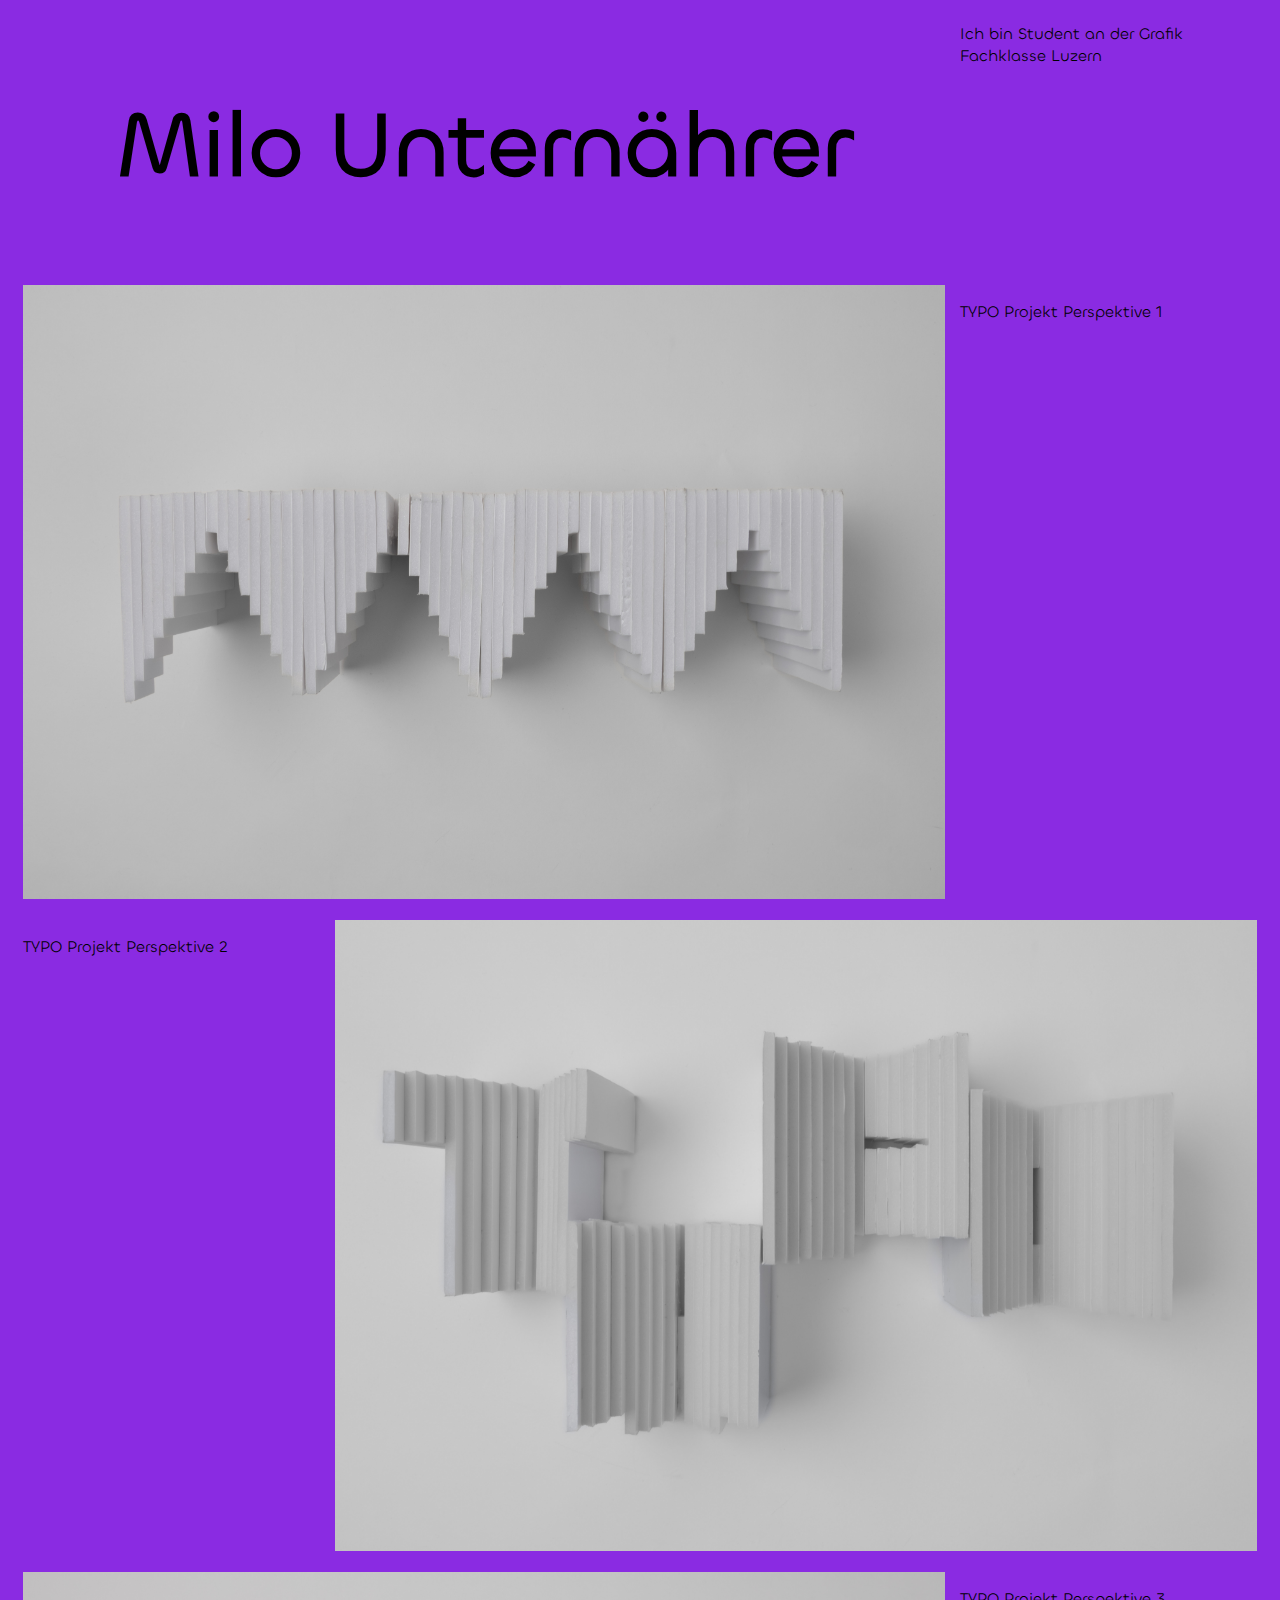
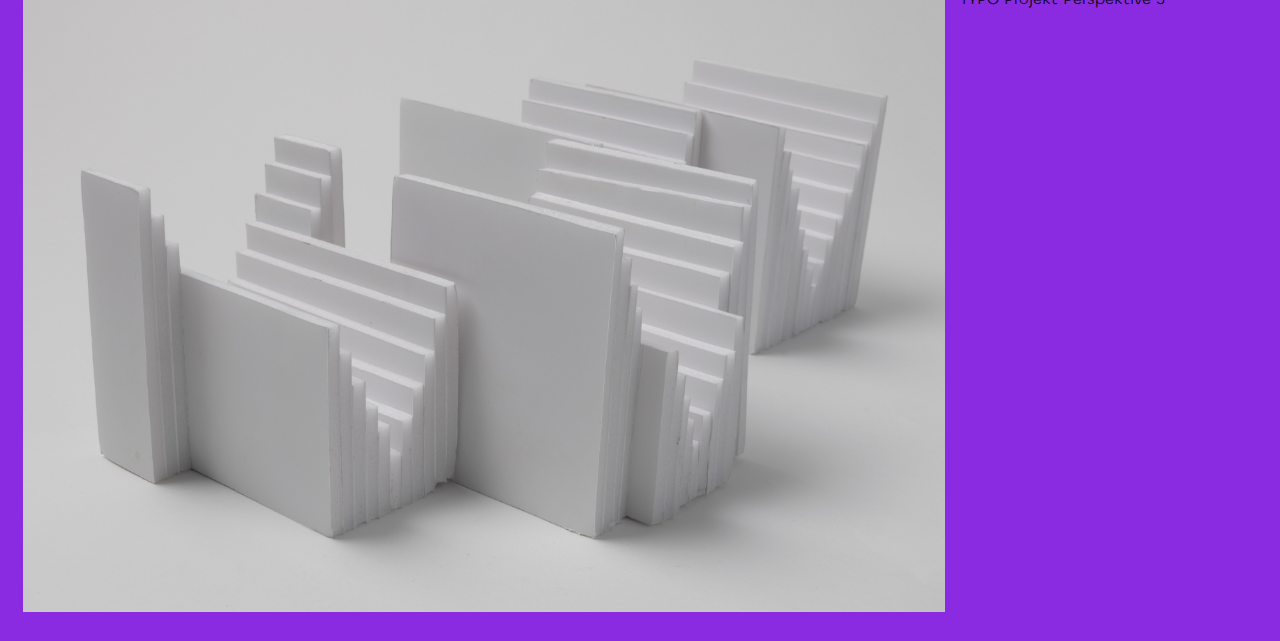
<file: index_v2.html>
<!DOCTYPE html>
<html lang="en">

  <head>
    <meta charset="UTF-8" />
    <meta name="viewport" content="width=device-width, initial-scale=1.0" />
    <meta name="author" content="Milo Unternährer" />
    <meta name="description" content="Ich bin Student an der Grafik Fachklasse Luzern"/>
    <link rel="stylesheet" href="style_v2.css" />
    <title>Milo Unternährer</title>
  </head>
  
  <body>
  <!-- schift+cmd+7 für Kommentare -->
<div class="grid-container">
  <div class="name">
    <h1>Milo Unternährer</h1>
  </div>
  <div class="bio">
    Ich bin Student an der Grafik Fachklasse Luzern
  </div>
  <div class="image-1">
    <img src="Datei/typo-1.jpg" />
  </div>
  <div class="image-2">
    <img src="Datei/typo-2.jpg" />
  </div>
  <div class="image-3">
    <img src="Datei/typo-3.jpg" />
  </div>
  
  <div class="text-1">
    <p>
  TYPO Projekt 
  Perspektive 1
</p>
</div>

<div class="text-2">
<p>
  TYPO Projekt 
  Perspektive 2
</p>
</div>

<div class="text-3">
<p>
  TYPO Projekt 
  Perspektive 3
</p>
</div>

<!-- Achtung hier der Grid Container Feritg -->
</div>





  <!-- Achtung alles was ich rein schreibe muss oberhalb sein -->
  </body>
  
</html>
</file>
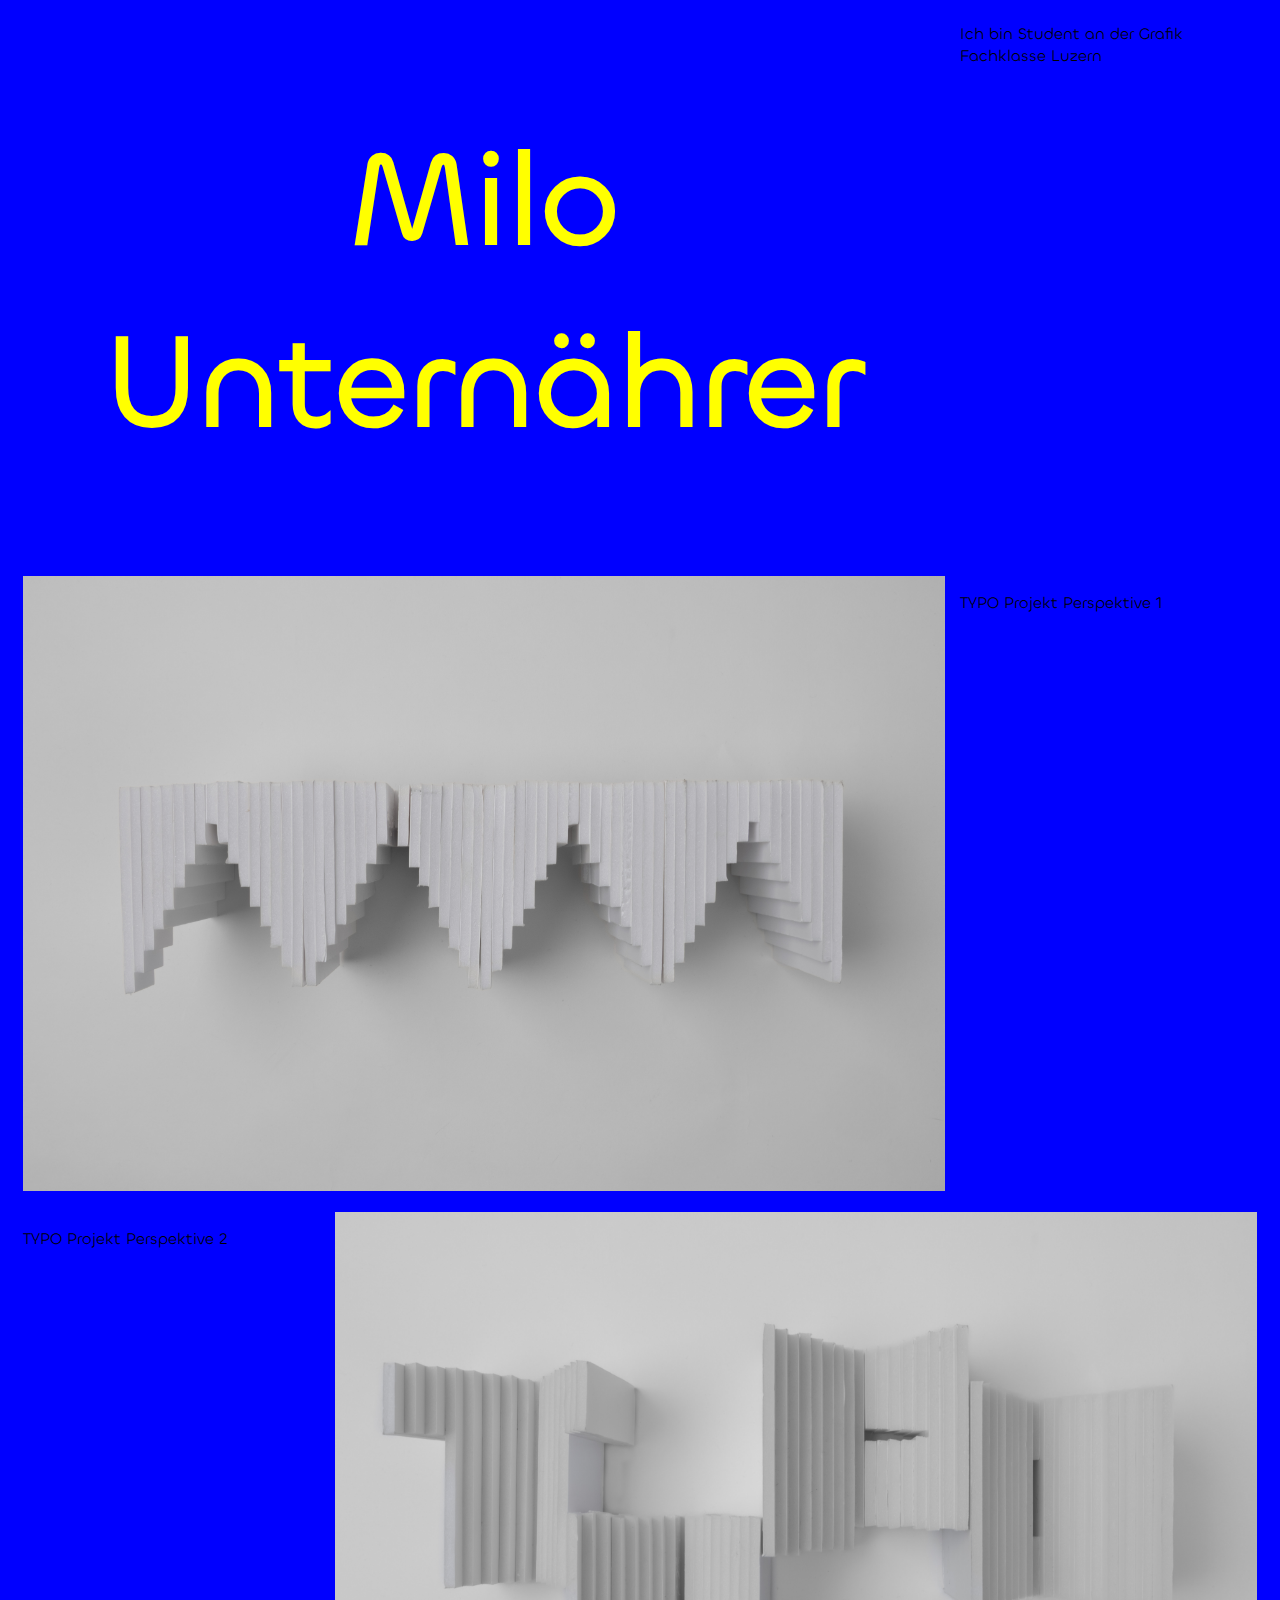
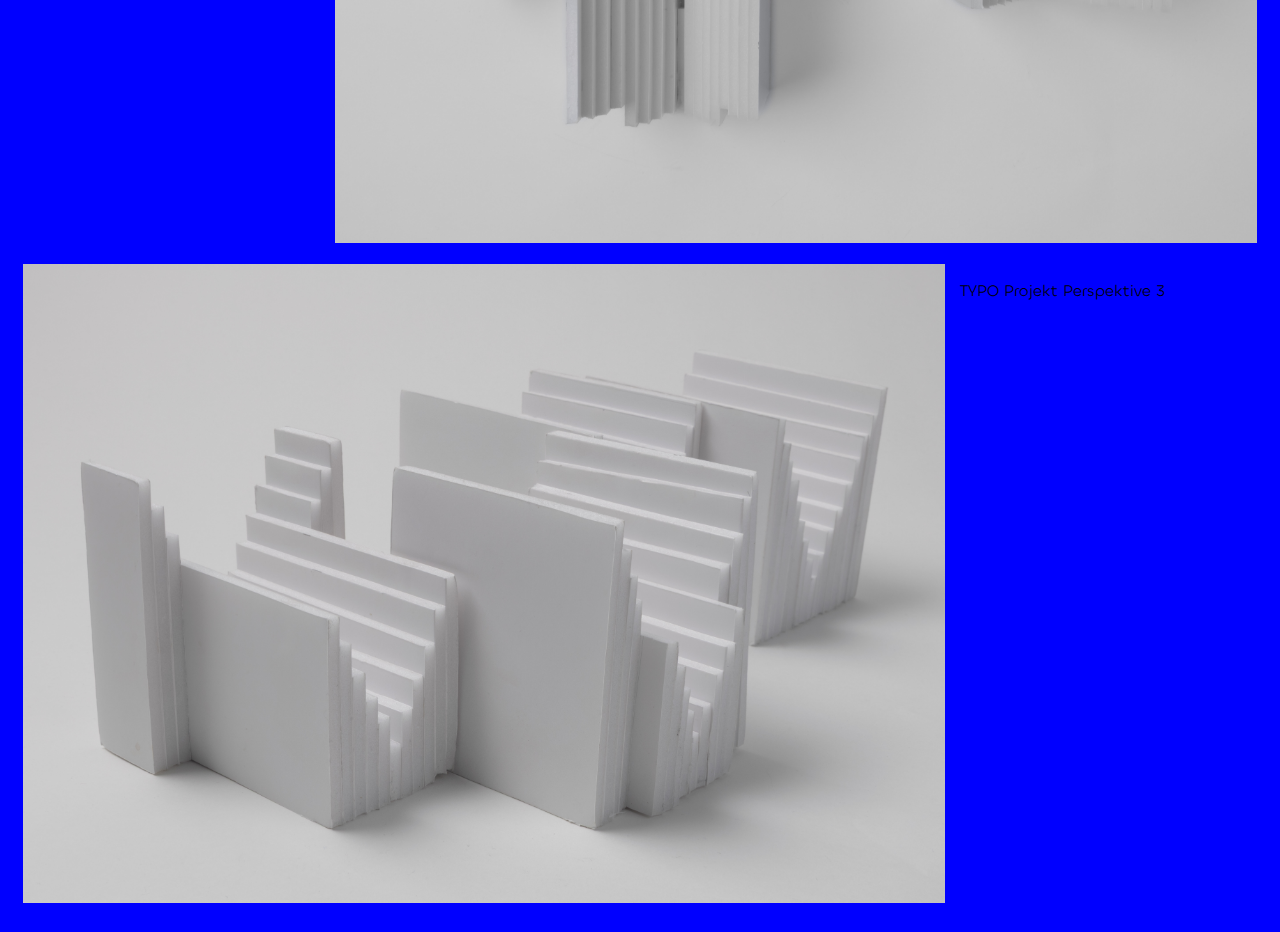
<file: index_v3.html>
<!DOCTYPE html>
<html lang="en">

  <head>
    <meta charset="UTF-8" />
    <meta name="viewport" content="width=device-width, initial-scale=1.0" />
    <meta name="author" content="Milo Unternährer" />
    <meta name="description" content="Ich bin Student an der Grafik Fachklasse Luzern"/>
    <link rel="stylesheet" href="style_v3.css" />
    <title>Milo Unternährer</title>
  </head>
  
  <body>
  <!-- schift+cmd+7 für Kommentare -->
<div class="grid-container">
  <div class="name">
    <h1>Milo Unternährer</h1>
  </div>
  <div class="bio">
    Ich bin Student an der Grafik Fachklasse Luzern
  </div>
  <div class="image-1">
    <img src="Datei/typo-1.jpg" />
  </div>
  <div class="image-2">
    <img src="Datei/typo-2.jpg" />
  </div>
  <div class="image-3">
    <img src="Datei/typo-3.jpg" />
  </div>
  
  <div class="text-1">
    <p>
  TYPO Projekt 
  Perspektive 1
</p>
</div>

<div class="text-2">
<p>
  TYPO Projekt 
  Perspektive 2
</p>
</div>

<div class="text-3">
<p>
  TYPO Projekt 
  Perspektive 3
</p>
</div>

<!-- Achtung hier der Grid Container Feritg -->
</div>





  <!-- Achtung alles was ich rein schreibe muss oberhalb sein -->
  </body>
  
</html>
</file>
<file: style_v2.css>
@font-face {
    font-family: "Chillax-Regular";
    src: url("Fonts/Chillax-Regular.otf") format("opentype");
}



body {
    background-color: blueviolet;
font-family: "Chillax-Regular", serif;
}


img {
    max-width: 100%;
    height: auto;
}
.grid-container {
    display: grid;
    padding: 15px;
    gap: 15px;
    grid-template-columns: 1fr 1fr 1fr 1fr;
grid-template-areas: 
"name name name bio"
"image-1 image-1 image-1 text-1"
"text-2 image-2 image-2 image-2"
"image-3 image-3 image-3 text-3"
}
.name {
    grid-area: name;
}
.name h1 {
    text-align: center;
}
.name h1 {
    font-size: 90px;
}
.bio {
grid-area: bio;
}

.image-1 {
    grid-area: image-1;
}
.image-2 {
    grid-area: image-2;
}
.image-3 {
    grid-area: image-3;
}

.text-1 {
    grid-area: text-1 ;
}

.text-2 {
    grid-area: text-2 ;
}

.text-3 {
    grid-area: text-3 ;
}
</file>
<file: style_v3.css>
@font-face {
    font-family: "Chillax-Regular";
    src: url("Fonts/Chillax-Regular.otf") format("opentype");
}



body {
    background-color: rgb(0, 0, 255);
font-family: "Chillax-Regular", serif;
}


img {
    max-width: 100%;
    height: auto;
}
.grid-container {
    display: grid;
    padding: 15px;
    gap: 15px;
    grid-template-columns: 1fr 1fr 1fr 1fr;
grid-template-areas: 
"name name name bio"
"image-1 image-1 image-1 text-1"
"text-2 image-2 image-2 image-2"
"image-3 image-3 image-3 text-3"
}
.name {
    grid-area: name;
    position: sticky;
    top: 15px;
    mix-blend-mode: difference;

}
.name h1:hover {
    color: brown;
}
.name h1 {
    text-align: center;
    color: white;
    transition: color 0.5s;
}
.name h1 {
    font-size: 130px;
}
.bio {
grid-area: bio;
}
.bio p {
    color: coral;
    font-size: 24px;
    opacity: 1;
    transition: opacity 0.3 ease;
}
.bio p:hover {
    opacity: 0.5;
}

.image-1 {
    grid-area: image-1;
}

.image-1 img {
    transition: transform 0.5s ease;

}
.image-1 img:hover {
    transform: scale(1.1);
}

.image-2 {
    grid-area: image-2;
}

.image-2 img {
    box-shadow: 0 0 0 rgba(0, 0, 0, 0);
    transition: box-shadow 0.3s ease;
}

.image-2 img:hover {
    box-shadow: 0 10px 20px rgba(0, 0, 0, 1.1);
}

.image-2 img {
    transition: transform 0.5s ease;

}
.image-2 img:hover {
    transform: scale(1.1) rotate(7deg);
}



.image-3 {
    grid-area: image-3;
}

.image-3 img {
    transition: 0.5s ease;
}

.image-3 img:hover {
    transform: rotate(10deg);
}

.text-1 {
    grid-area: text-1 ;
}

.text-2 {
    grid-area: text-2 ;
}

.text-3 {
    grid-area: text-3 ;
}
</file>
